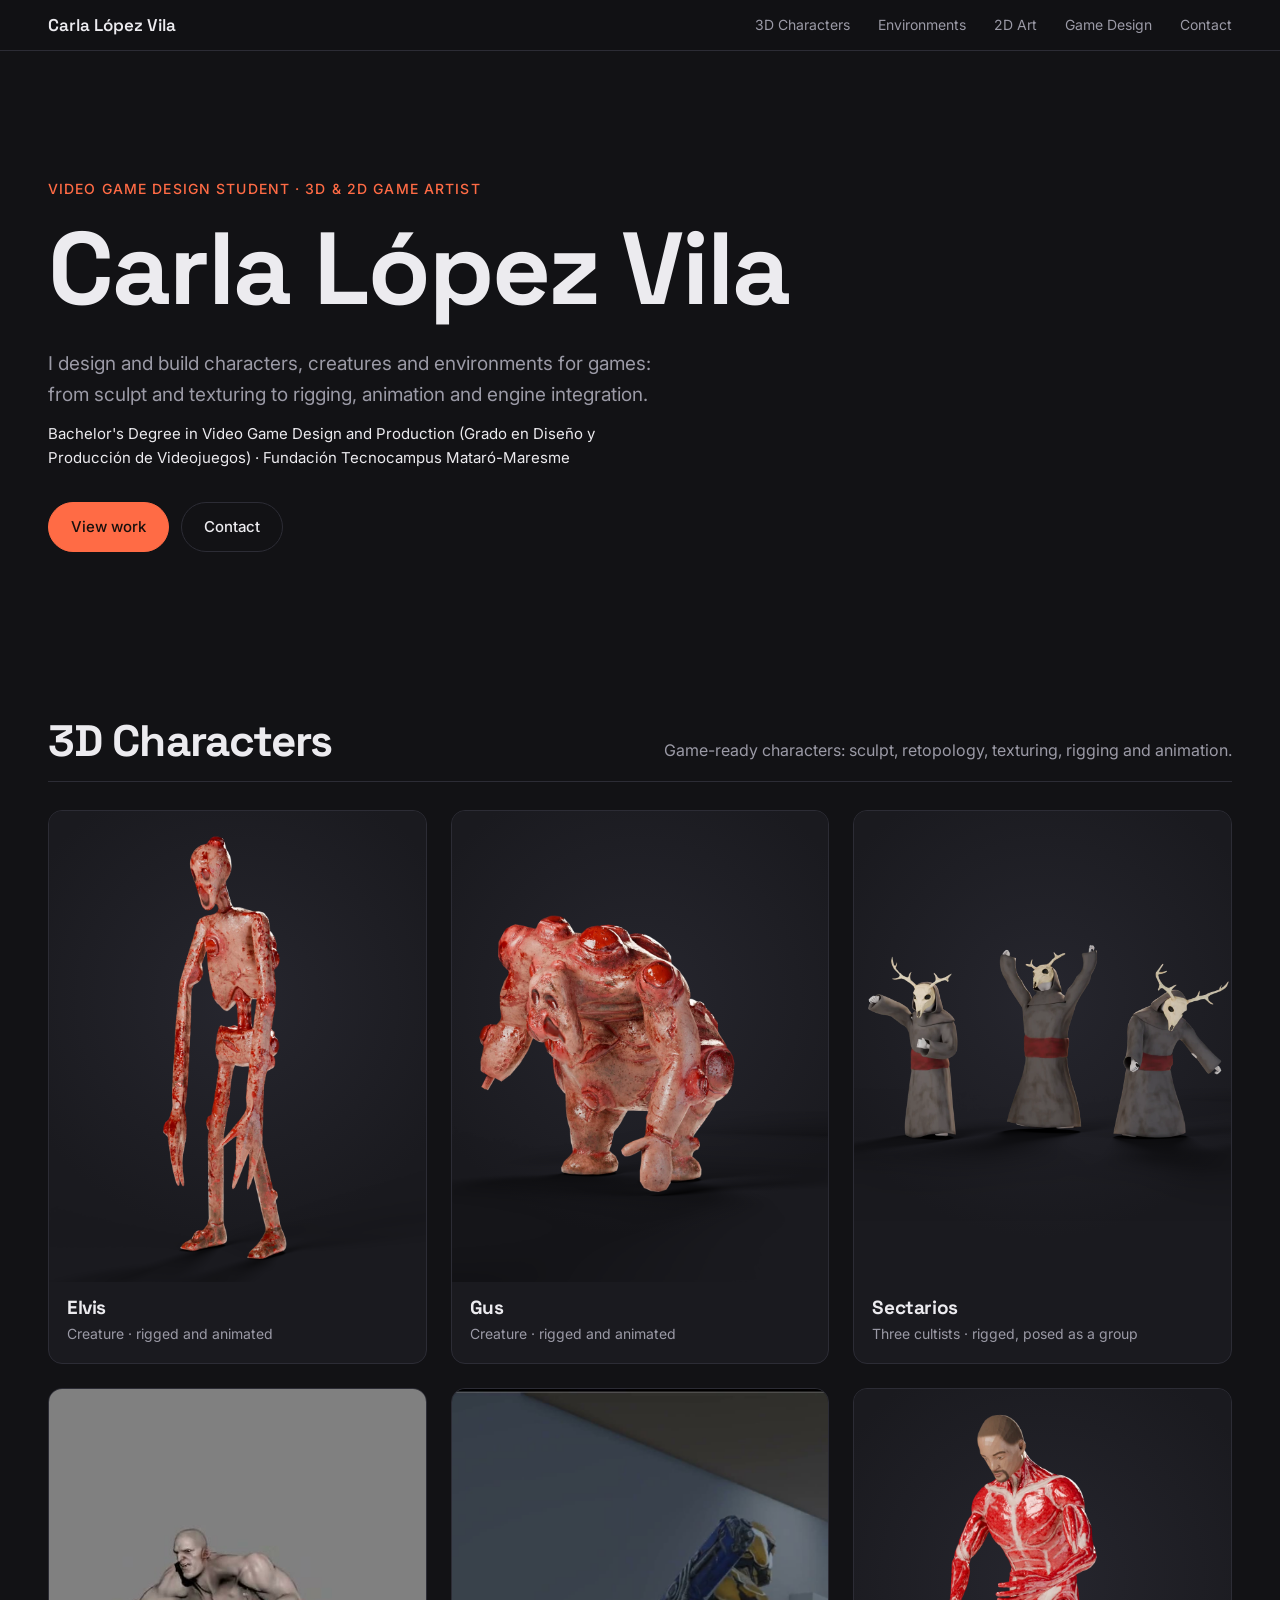
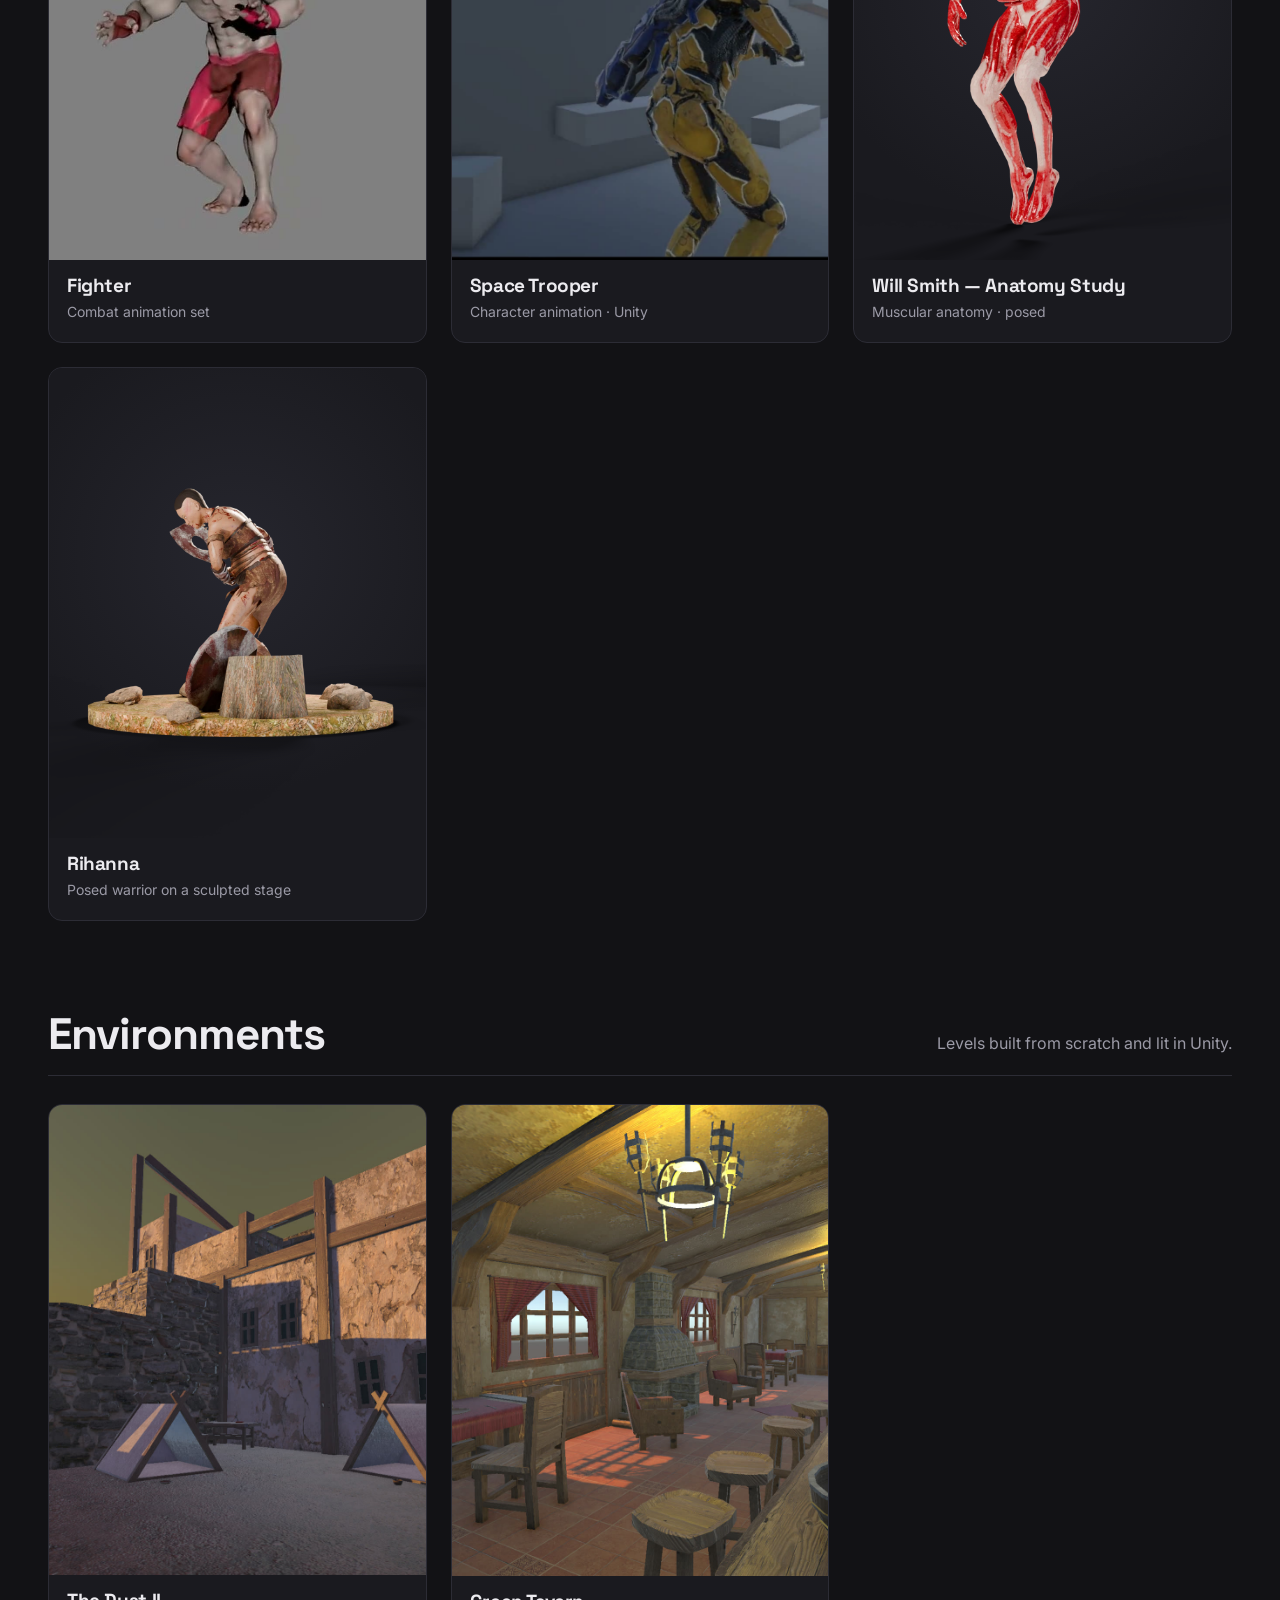
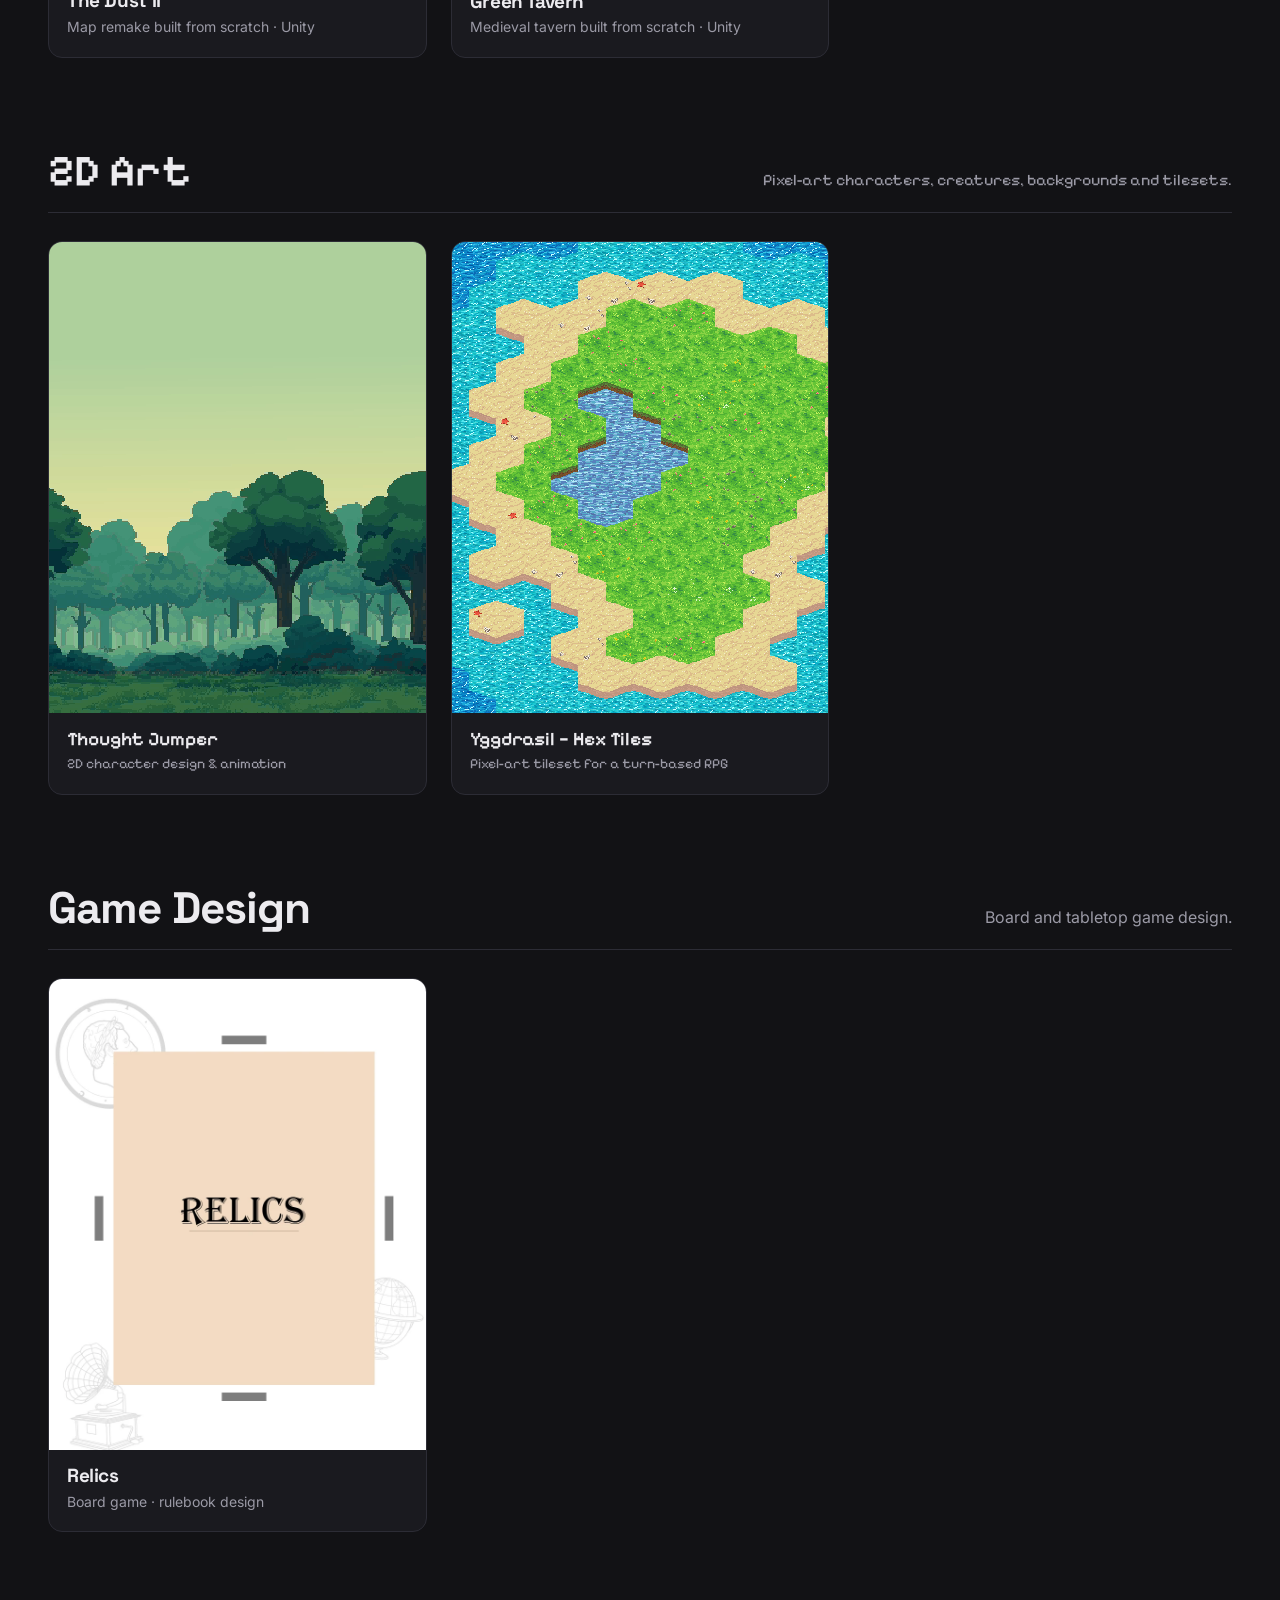
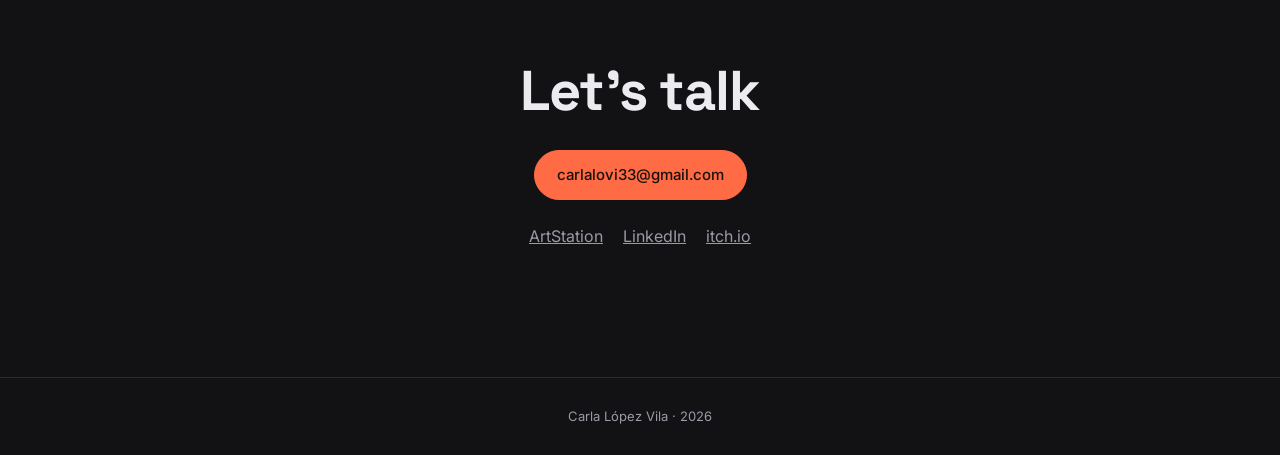
<file: index.html>
<!doctype html>
<html lang="en">
<head>
  <meta charset="utf-8">
  <meta name="viewport" content="width=device-width, initial-scale=1">
  <title>Carla López Vila — Game Artist</title>
  <meta name="description" content="Portfolio of Carla López Vila: 3D characters, creatures, environments and 2D pixel art for video games.">
  <meta property="og:title" content="Carla López Vila — Game Artist">
  <meta property="og:description" content="3D characters, creatures, environments and 2D pixel art for video games.">
  <meta property="og:image" content="media/og.jpg">
  <link rel="icon" href="media/favicon.png">
  <link rel="preconnect" href="https://fonts.googleapis.com">
  <link rel="preconnect" href="https://fonts.gstatic.com" crossorigin>
  <link href="https://fonts.googleapis.com/css2?family=Space+Grotesk:wght@500;600;700&family=Inter:wght@400;500;600&family=Pixelify+Sans:wght@400;600&display=swap" rel="stylesheet">
  <link rel="stylesheet" href="css/style.css">
</head>
<body>
  <header class="topbar">
    <a class="brand" href="./" data-artist-name></a>
    <nav class="nav" data-nav></nav>
  </header>

  <main>
    <section class="hero">
      <div class="hero-text">
        <p class="eyebrow" data-artist-role></p>
        <h1 data-artist-name></h1>
        <p class="hero-intro" data-artist-intro></p>
        <p class="hero-edu" data-artist-education></p>
        <div class="hero-actions">
          <a class="btn btn-primary" href="#characters">View work</a>
          <a class="btn" href="#contact">Contact</a>
        </div>
      </div>
      <div class="hero-art"><img data-hero-image alt="" fetchpriority="high"></div>
    </section>

    <div data-sections></div>

    <section class="contact" id="contact">
      <h2>Let's talk</h2>
      <a class="btn btn-primary" data-artist-email></a>
      <ul class="links" data-artist-links></ul>
    </section>
  </main>

  <footer class="footer"><span data-artist-name></span> · <span data-year></span></footer>

  <script src="content.js"></script>
  <script src="js/app.js"></script>
</body>
</html>
</file>
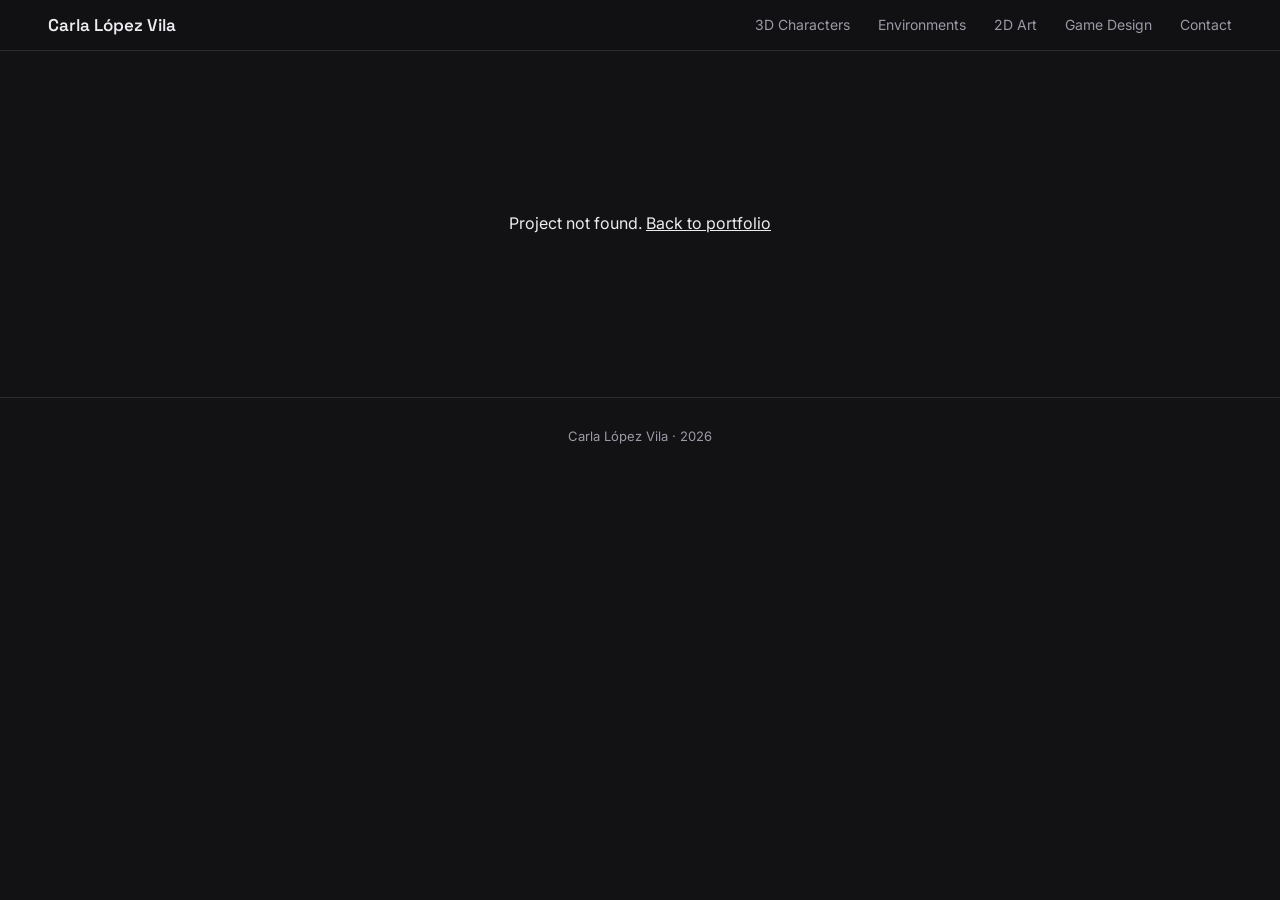
<file: project.html>
<!doctype html>
<html lang="en">
<head>
  <meta charset="utf-8">
  <meta name="viewport" content="width=device-width, initial-scale=1">
  <title>Project — Carla López Vila</title>
  <link rel="icon" href="media/favicon.png">
  <link rel="preconnect" href="https://fonts.googleapis.com">
  <link rel="preconnect" href="https://fonts.gstatic.com" crossorigin>
  <link href="https://fonts.googleapis.com/css2?family=Space+Grotesk:wght@500;600;700&family=Inter:wght@400;500;600&family=Pixelify+Sans:wght@400;600&display=swap" rel="stylesheet">
  <link rel="stylesheet" href="css/style.css">
  <script type="module" src="vendor/model-viewer.min.js"></script>
</head>
<body>
  <header class="topbar">
    <a class="brand" href="./" data-artist-name></a>
    <nav class="nav" data-nav></nav>
  </header>

  <main class="project" data-project></main>

  <footer class="footer"><span data-artist-name></span> · <span data-year></span></footer>

  <script src="content.js"></script>
  <script src="js/app.js"></script>
</body>
</html>
</file>
<file: css/style.css>
/* ------------------------------------------------------------ tokens */
:root {
  --bg: #121215;
  --bg-2: #1a1a1f;
  --surface: #202027;
  --line: #2c2c35;
  --text: #ecebef;
  --muted: #9b9aa6;
  --accent: #ff6b45;
  --accent-soft: rgba(255, 107, 69, 0.14);
  --radius: 14px;
  --gutter: clamp(16px, 4vw, 48px);
  --max: 1280px;
  --font-head: "Space Grotesk", system-ui, sans-serif;
  --font-body: "Inter", system-ui, sans-serif;
  --font-pixel: "Pixelify Sans", var(--font-head);
  color-scheme: dark;
}

* { box-sizing: border-box; }
html { scroll-behavior: smooth; scroll-padding-top: 80px; }
body {
  margin: 0;
  background: var(--bg);
  color: var(--text);
  font: 400 16px/1.6 var(--font-body);
  -webkit-font-smoothing: antialiased;
  overflow-x: hidden;
}
img, video { display: block; max-width: 100%; }
a { color: inherit; }
h1, h2, h3 { font-family: var(--font-head); line-height: 1.1; margin: 0; letter-spacing: -0.02em; }
.pixel { image-rendering: pixelated; image-rendering: crisp-edges; }

/* ------------------------------------------------------------ topbar */
.topbar {
  position: sticky; top: 0; z-index: 10;
  display: flex; align-items: center; justify-content: space-between; gap: 16px;
  padding: 14px var(--gutter);
  background: rgba(18, 18, 21, 0.82);
  backdrop-filter: blur(12px);
  border-bottom: 1px solid var(--line);
}
.brand { font: 600 17px var(--font-head); text-decoration: none; white-space: nowrap; }
.nav { display: flex; gap: clamp(12px, 2.5vw, 28px); overflow-x: auto; scrollbar-width: none; }
.nav a { color: var(--muted); text-decoration: none; font-size: 14px; white-space: nowrap; transition: color .2s; }
.nav a:hover { color: var(--text); }

/* -------------------------------------------------------------- hero */
.hero {
  max-width: var(--max); margin: 0 auto;
  display: grid; grid-template-columns: 1.1fr 0.9fr; align-items: center; gap: 32px;
  padding: clamp(32px, 6vw, 80px) var(--gutter) 24px;
  min-height: min(88vh, 860px);
}
.hero.no-art { grid-template-columns: minmax(0, 1fr); min-height: min(64vh, 620px); }
.eyebrow { color: var(--accent); font: 500 14px var(--font-body); letter-spacing: .08em; text-transform: uppercase; margin: 0 0 16px; }
.hero h1 { font-size: clamp(44px, 8vw, 104px); font-weight: 700; }
.hero-intro { color: var(--muted); font-size: clamp(16px, 1.6vw, 19px); max-width: 34em; margin: 24px 0 12px; }
.hero-edu { color: var(--text); font-size: 15px; max-width: 40em; margin: 0 0 32px; }
.hero-edu:empty { display: none; }
.hero-actions { display: flex; flex-wrap: wrap; gap: 12px; }
.hero > * { min-width: 0; }
.hero-art {
  position: relative; align-self: stretch; display: grid; place-items: end center;
}
.hero-art::before {
  content: ""; position: absolute; inset: 10% 5% 0;
  background: radial-gradient(closest-side, var(--accent-soft), transparent 70%);
}
.hero-art img { position: relative; max-height: 78vh; width: auto; object-fit: contain; }

.btn {
  display: inline-flex; align-items: center; justify-content: center;
  padding: 12px 22px; border-radius: 999px; border: 1px solid var(--line);
  text-decoration: none; font-weight: 500; font-size: 15px;
  transition: background .2s, border-color .2s, transform .2s;
}
.btn:hover { border-color: var(--muted); transform: translateY(-1px); }
.btn-primary { background: var(--accent); border-color: var(--accent); color: #18100d; }
.btn-primary:hover { background: #ff835f; border-color: #ff835f; }

/* -------------------------------------------------------- work grids */
.work { max-width: var(--max); margin: 0 auto; padding: clamp(48px, 7vw, 96px) var(--gutter) 0; }
.section-head { display: flex; flex-wrap: wrap; align-items: baseline; justify-content: space-between; gap: 8px 24px; margin-bottom: 28px; padding-bottom: 16px; border-bottom: 1px solid var(--line); }
.section-head h2 { font-size: clamp(28px, 4vw, 44px); }
.section-head p { color: var(--muted); margin: 0; }
.grid { display: grid; grid-template-columns: repeat(auto-fill, minmax(min(100%, 280px), 1fr)); gap: clamp(14px, 2vw, 24px); }

.card { display: block; text-decoration: none; border-radius: var(--radius); overflow: hidden; background: var(--bg-2); border: 1px solid var(--line); transition: transform .3s, border-color .3s; }
.card:hover { transform: translateY(-4px); border-color: #3d3d48; }
.card-media { aspect-ratio: 4 / 5; overflow: hidden; background: radial-gradient(circle at 50% 40%, #26262e, var(--bg-2) 70%); }
.card-media img { width: 100%; height: 100%; object-fit: cover; transition: transform .5s; }
.card-media img.pixel { object-fit: cover; }
.card:hover .card-media img { transform: scale(1.04); }
.card-body { padding: 16px 18px 18px; }
.card-body h3 { font-size: 19px; }
.card-body p { margin: 4px 0 0; color: var(--muted); font-size: 14px; }

/* ----------------------------------------------------------- contact */
.contact { max-width: 720px; margin: 0 auto; padding: clamp(72px, 10vw, 140px) var(--gutter); text-align: center; }
.contact h2 { font-size: clamp(32px, 5vw, 56px); margin-bottom: 28px; }
.contact p { color: var(--muted); margin: 12px 0 28px; }
.contact .btn { word-break: break-all; }
.links { list-style: none; padding: 0; margin: 24px 0 0; display: flex; justify-content: center; gap: 20px; }
.links a { color: var(--muted); }
.footer { padding: 28px var(--gutter); border-top: 1px solid var(--line); color: var(--muted); font-size: 13px; text-align: center; }

/* ------------------------------------------------------ project page */
.project { max-width: 1100px; margin: 0 auto; padding: clamp(28px, 5vw, 64px) var(--gutter) 64px; }
.project-head { margin-bottom: clamp(28px, 4vw, 48px); max-width: 760px; }
.back { display: inline-block; color: var(--muted); text-decoration: none; font-size: 14px; margin-bottom: 20px; }
.back:hover { color: var(--text); }
.project-head h1 { font-size: clamp(36px, 6vw, 64px); }
.subtitle { color: var(--accent); margin: 10px 0 0; font-weight: 500; }
.description { color: var(--muted); font-size: 17px; margin: 16px 0 0; }
.tags { list-style: none; padding: 0; margin: 20px 0 0; display: flex; flex-wrap: wrap; gap: 8px; }
.tags li { font-size: 13px; padding: 5px 12px; border-radius: 999px; background: var(--surface); border: 1px solid var(--line); }

.block { margin: 0 0 clamp(28px, 4vw, 48px); }
figcaption { color: var(--muted); font-size: 14px; margin-top: 10px; text-align: center; }

.block-model model-viewer {
  width: 100%; height: min(78vh, 760px);
  border-radius: var(--radius); border: 1px solid var(--line);
  background: radial-gradient(circle at 50% 35%, #2a2a33, var(--bg-2) 75%);
  --poster-color: transparent;
}
.anim-bar { display: flex; flex-wrap: wrap; justify-content: center; gap: 8px; margin-top: 14px; }
.anim-bar button {
  font: 500 14px var(--font-body); color: var(--text);
  background: var(--surface); border: 1px solid var(--line); border-radius: 999px;
  padding: 8px 16px; cursor: pointer; transition: background .2s, border-color .2s;
}
.anim-bar button:hover { border-color: var(--muted); }
.anim-bar button.active { background: var(--accent); border-color: var(--accent); color: #18100d; }

.block-video video { width: 100%; border-radius: var(--radius); background: #000; border: 1px solid var(--line); max-height: 82vh; }

.image-grid { display: grid; grid-template-columns: repeat(var(--cols), 1fr); gap: 12px; }
.thumb { padding: 0; border: 1px solid var(--line); border-radius: 10px; overflow: hidden; background: var(--bg-2); cursor: zoom-in; }
.thumb img { width: 100%; height: 100%; object-fit: contain; transition: transform .4s; }
.thumb:hover img { transform: scale(1.03); }
.block-pixel .thumb { background: #f4f1ea; }

.block-text h3 { font-size: 24px; }
.block-text p { color: var(--muted); margin: 6px 0 0; }

.sprite-stage { display: grid; place-items: center; padding: 24px; border-radius: var(--radius); background: linear-gradient(#5f9a73, #3f7a57); border: 1px solid var(--line); }
.sprite {
  --scale: 4;
  width: calc(var(--fw, 64) * var(--scale) * 1px);
  height: calc(var(--fh, 64) * var(--scale) * 1px);
  max-width: 100%;
  background-repeat: no-repeat;
  background-size: calc(var(--fw, 64) * var(--frames, 1) * var(--scale) * 1px) 100%;
  image-rendering: pixelated;
  animation: sprite var(--dur, 1s) steps(var(--frames, 1)) infinite;
}
@keyframes sprite { to { background-position-x: calc(var(--fw, 64) * var(--frames, 1) * var(--scale) * -1px); } }

.parallax { position: relative; aspect-ratio: 16 / 9; overflow: hidden; border-radius: var(--radius); border: 1px solid var(--line); --x: 0; --y: 0; touch-action: pan-y; }
/* Layers are 640x360 frames aligned to the top; taller ground layers overflow below. */
.parallax img {
  position: absolute; left: -4%; top: -4%; width: 108%; max-width: none; height: auto;
  transform: translate3d(calc(var(--x) * var(--depth) * -40px), calc(var(--y) * var(--depth) * -8px), 0);
  transition: transform .25s ease-out;
}

.block-download { display: flex; flex-wrap: wrap; align-items: center; gap: 16px; padding: 24px; border-radius: var(--radius); background: var(--bg-2); border: 1px solid var(--line); }
.block-download p { margin: 0; color: var(--muted); }

.pager { display: grid; grid-template-columns: 1fr 1fr; gap: 12px; margin-top: 64px; padding-top: 24px; border-top: 1px solid var(--line); }
.pager a { text-decoration: none; padding: 16px; border-radius: 10px; border: 1px solid var(--line); }
.pager a:hover { border-color: var(--muted); }
.pager span { display: block; color: var(--muted); font-size: 13px; }
.pager strong { font: 600 18px var(--font-head); }
.pager .next { text-align: right; }

.lightbox { position: fixed; inset: 0; z-index: 50; display: grid; place-items: center; padding: 16px; background: rgba(8, 8, 10, 0.94); cursor: zoom-out; }
.lightbox[hidden] { display: none; }
.lightbox img { max-width: 100%; max-height: 100%; object-fit: contain; }
.lightbox img.pixel { min-width: min(100%, 900px); }
.missing { text-align: center; padding: 80px 0; }

/* ------------------------------------------------------------ mobile */
@media (max-width: 820px) {
  .hero { grid-template-columns: minmax(0, 1fr); min-height: 0; text-align: left; }
  .hero-art img { max-height: 56vh; }
  .image-grid { grid-template-columns: repeat(min(var(--cols), 2), 1fr); }
  .block-model model-viewer { height: auto; aspect-ratio: 4 / 5; max-height: 70vh; }
  .sprite { --scale: 3; }
}
@media (max-width: 520px) {
  .topbar { flex-direction: column; align-items: flex-start; gap: 6px; padding-block: 10px; }
  .nav { width: 100%; }
  .sprite { --scale: 2; }
  .grid { grid-template-columns: repeat(2, minmax(0, 1fr)); gap: 10px; }
  .card-body { padding: 10px 12px 12px; }
  .card-body h3 { font-size: 15px; }
  .card-body p { font-size: 12px; }
  .section-head p { font-size: 14px; }
  .pager { grid-template-columns: 1fr; }
  .pager .next { text-align: left; }
}
@media (prefers-reduced-motion: reduce) {
  * { transition: none !important; scroll-behavior: auto !important; }
  .sprite { animation-duration: 0s; }
}

/* ---------------------------------------------- pixel font (2D section) */
.pixel-font, .pixel-font h1, .pixel-font h2, .pixel-font h3,
.pixel-font .btn, .pixel-font figcaption { font-family: var(--font-pixel); letter-spacing: 0; }
.pixel-font h1, .pixel-font h2, .pixel-font h3 { font-weight: 600; }
</file>
